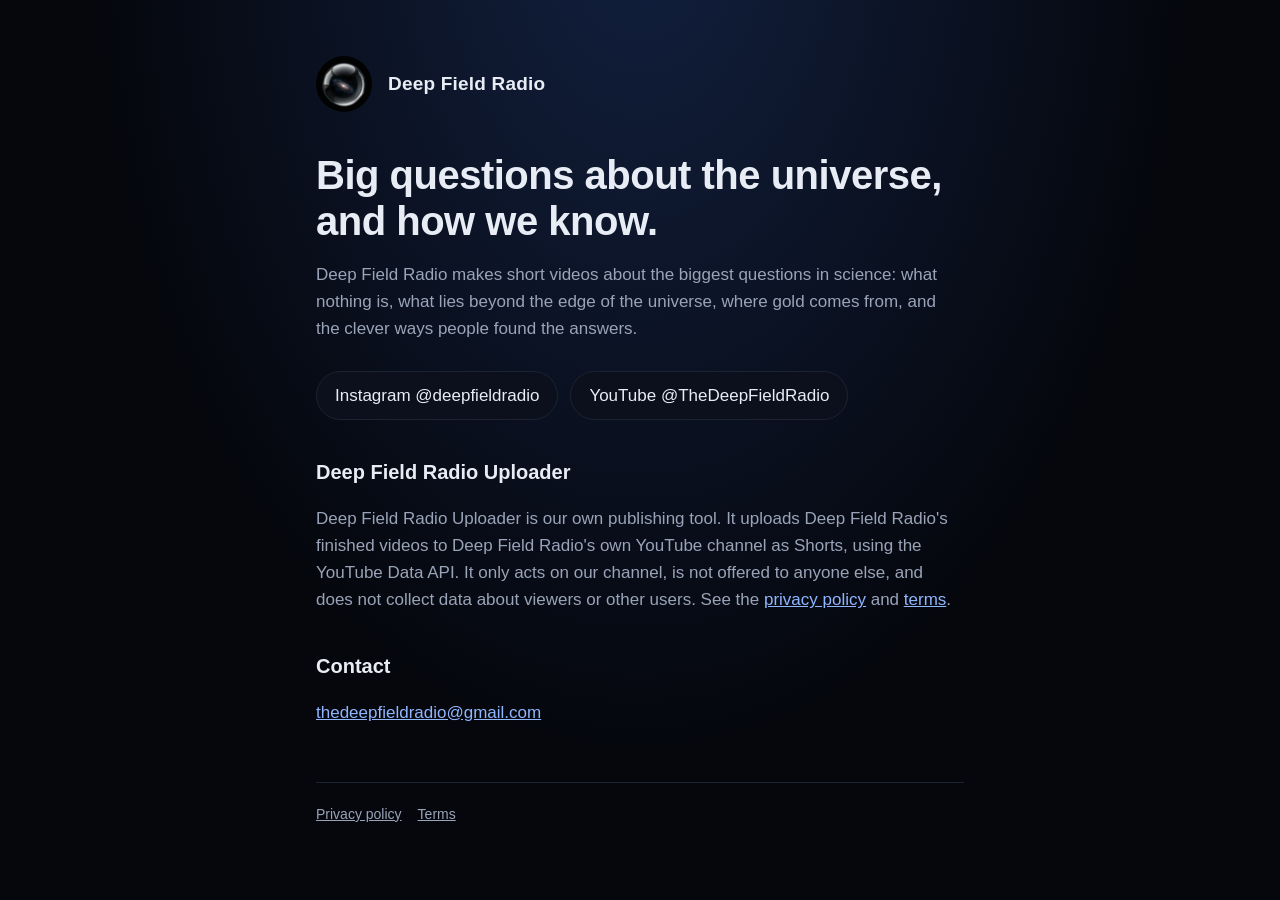
<file: index.html>
<!doctype html>
<html lang="en">
<head>
<meta charset="utf-8">
<meta name="viewport" content="width=device-width, initial-scale=1">
<title>Deep Field Radio</title>
<meta name="description" content="Big questions about the universe, and how we know. Short videos on Instagram and YouTube.">
<link rel="icon" href="logo-120.png">
<link rel="stylesheet" href="style.css">
</head>
<body>
<main>
  <header><img src="logo.png" alt=""><a href="./">Deep Field Radio</a></header>
  <h1>Big questions about the universe, and how we know.</h1>
  <p>Deep Field Radio makes short videos about the biggest questions in science: what nothing is, what lies beyond the edge of the universe,
    where gold comes from, and the clever ways people found the answers.</p>
  <div class="links">
    <a href="https://www.instagram.com/deepfieldradio/">Instagram @deepfieldradio</a>
    <a href="https://www.youtube.com/@TheDeepFieldRadio">YouTube @TheDeepFieldRadio</a>
  </div>

  <h2>Deep Field Radio Uploader</h2>
  <p>Deep Field Radio Uploader is our own publishing tool. It uploads Deep Field Radio's finished videos to Deep Field Radio's own
    YouTube channel as Shorts, using the YouTube Data API. It only acts on our channel, is not offered to anyone else, and does not
    collect data about viewers or other users. See the <a href="privacy.html">privacy policy</a> and <a href="terms.html">terms</a>.</p>

  <h2>Contact</h2>
  <p><a href="mailto:thedeepfieldradio@gmail.com">thedeepfieldradio@gmail.com</a></p>

  <footer><a href="privacy.html">Privacy policy</a><a href="terms.html">Terms</a></footer>
</main>
</body>
</html>
</file>
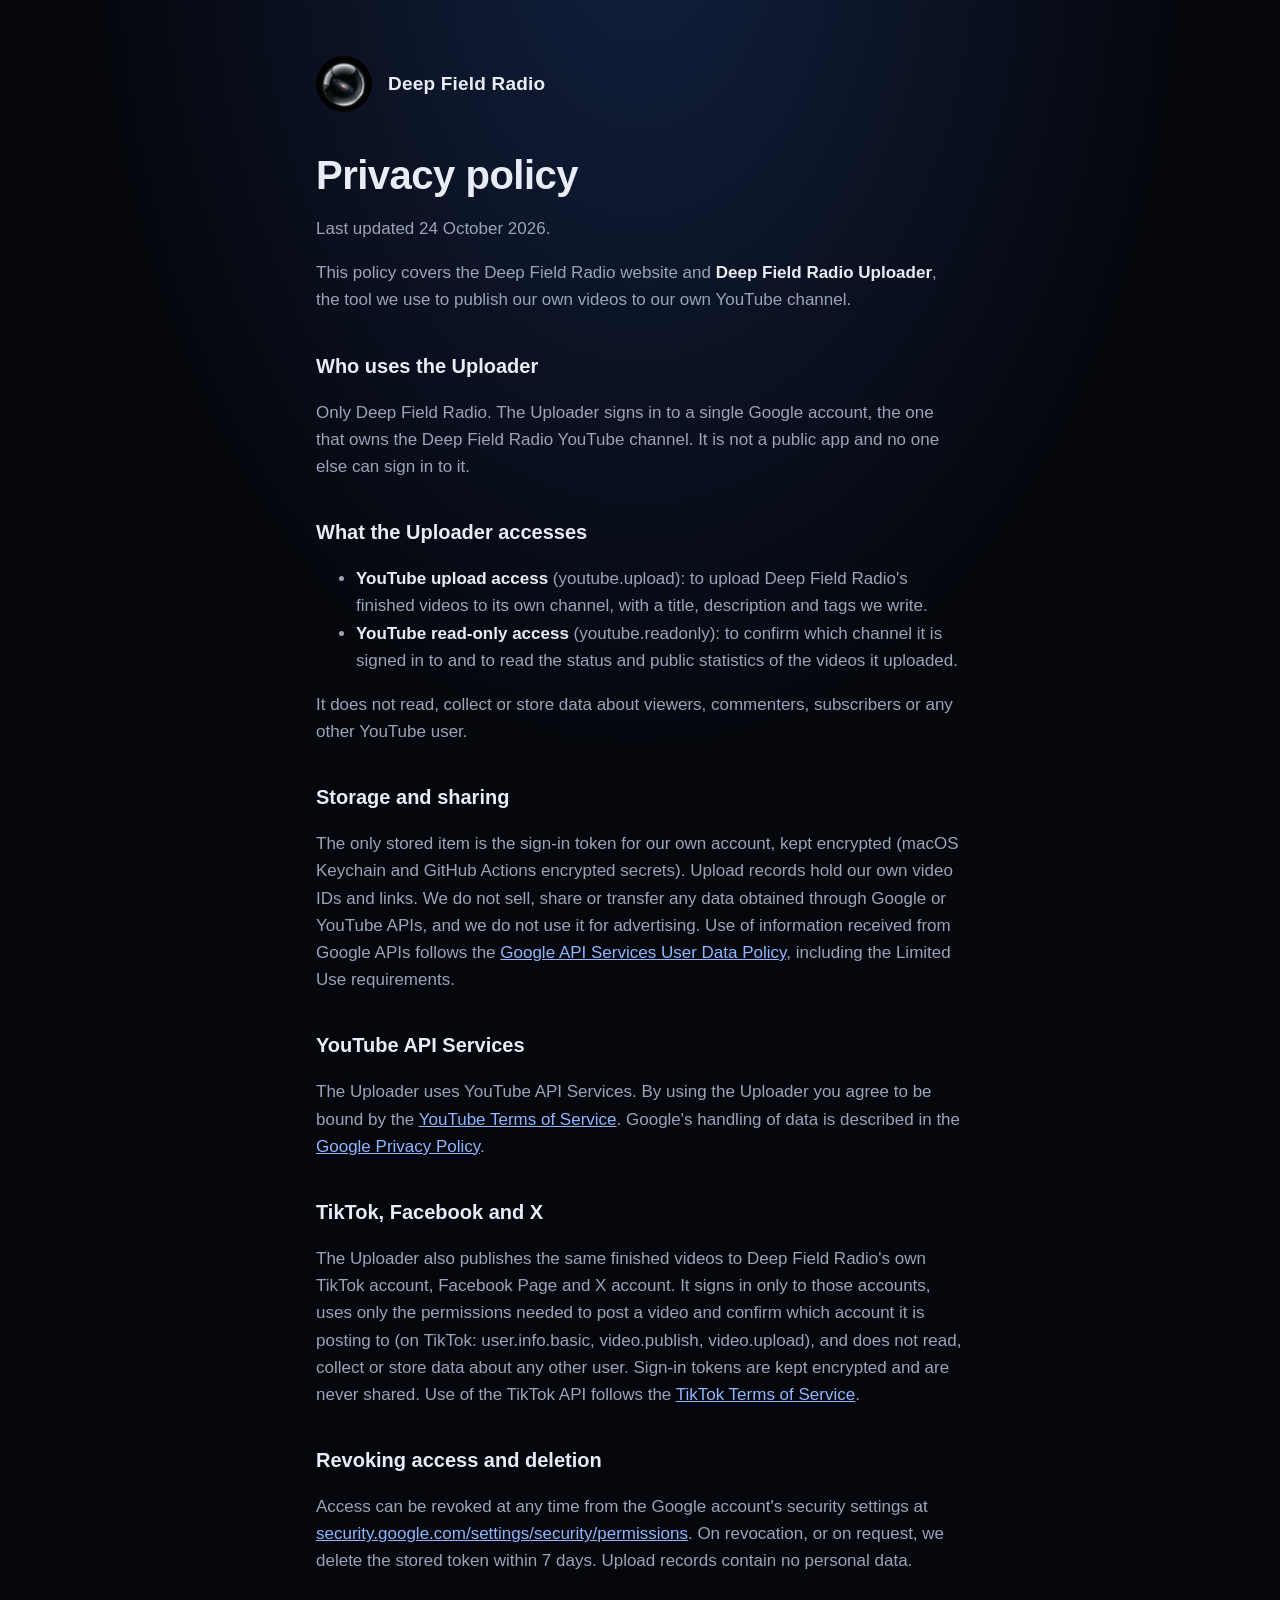
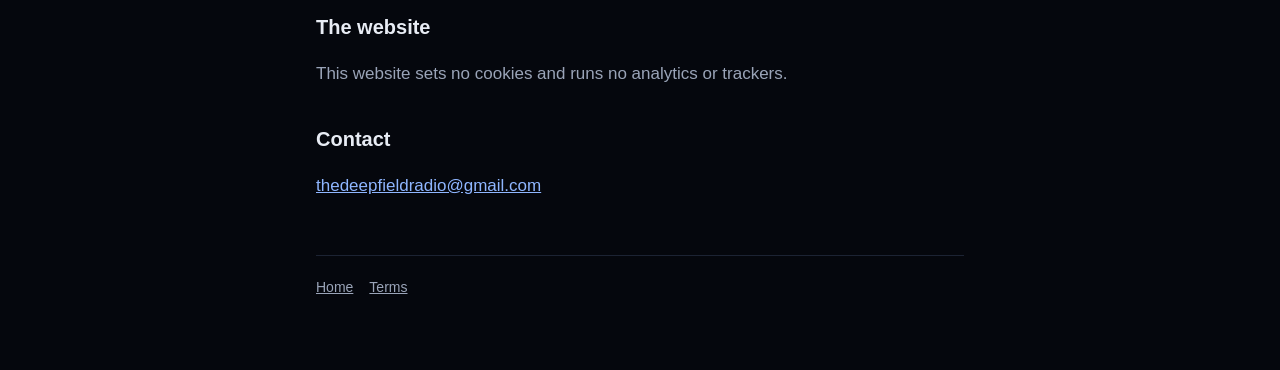
<file: privacy.html>
<!doctype html>
<html lang="en">
<head>
<meta charset="utf-8">
<meta name="viewport" content="width=device-width, initial-scale=1">
<title>Privacy Policy · Deep Field Radio</title>
<link rel="icon" href="logo-120.png">
<link rel="stylesheet" href="style.css">
</head>
<body>
<main>
  <header><img src="logo.png" alt=""><a href="./">Deep Field Radio</a></header>
  <h1>Privacy policy</h1>
  <p>Last updated 24 October 2026.</p>
  <p>This policy covers the Deep Field Radio website and <strong>Deep Field Radio Uploader</strong>, the tool we use to publish our own
    videos to our own YouTube channel.</p>

  <h2>Who uses the Uploader</h2>
  <p>Only Deep Field Radio. The Uploader signs in to a single Google account, the one that owns the Deep Field Radio YouTube channel.
    It is not a public app and no one else can sign in to it.</p>

  <h2>What the Uploader accesses</h2>
  <ul>
    <li><strong>YouTube upload access</strong> (youtube.upload): to upload Deep Field Radio's finished videos to its own channel,
      with a title, description and tags we write.</li>
    <li><strong>YouTube read-only access</strong> (youtube.readonly): to confirm which channel it is signed in to and to read the
      status and public statistics of the videos it uploaded.</li>
  </ul>
  <p>It does not read, collect or store data about viewers, commenters, subscribers or any other YouTube user.</p>

  <h2>Storage and sharing</h2>
  <p>The only stored item is the sign-in token for our own account, kept encrypted (macOS Keychain and GitHub Actions encrypted
    secrets). Upload records hold our own video IDs and links. We do not sell, share or transfer any data obtained through Google or
    YouTube APIs, and we do not use it for advertising. Use of information received from Google APIs follows the
    <a href="https://developers.google.com/terms/api-services-user-data-policy">Google API Services User Data Policy</a>,
    including the Limited Use requirements.</p>

  <h2>YouTube API Services</h2>
  <p>The Uploader uses YouTube API Services. By using the Uploader you agree to be bound by the
    <a href="https://www.youtube.com/t/terms">YouTube Terms of Service</a>. Google's handling of data is described in the
    <a href="https://policies.google.com/privacy">Google Privacy Policy</a>.</p>

  <h2>TikTok, Facebook and X</h2>
  <p>The Uploader also publishes the same finished videos to Deep Field Radio's own TikTok account, Facebook Page and X account. It signs in
    only to those accounts, uses only the permissions needed to post a video and confirm which account it is posting to (on TikTok:
    user.info.basic, video.publish, video.upload), and does not read, collect or store data about any other user. Sign-in tokens are kept
    encrypted and are never shared. Use of the TikTok API follows the <a href="https://www.tiktok.com/legal/page/global/terms-of-service/en">TikTok
    Terms of Service</a>.</p>

  <h2>Revoking access and deletion</h2>
  <p>Access can be revoked at any time from the Google account's security settings
    at <a href="https://security.google.com/settings/security/permissions">security.google.com/settings/security/permissions</a>. On revocation, or on request, we delete the
    stored token within 7 days. Upload records contain no personal data.</p>

  <h2>The website</h2>
  <p>This website sets no cookies and runs no analytics or trackers.</p>

  <h2>Contact</h2>
  <p><a href="mailto:thedeepfieldradio@gmail.com">thedeepfieldradio@gmail.com</a></p>

  <footer><a href="./">Home</a><a href="terms.html">Terms</a></footer>
</main>
</body>
</html>
</file>
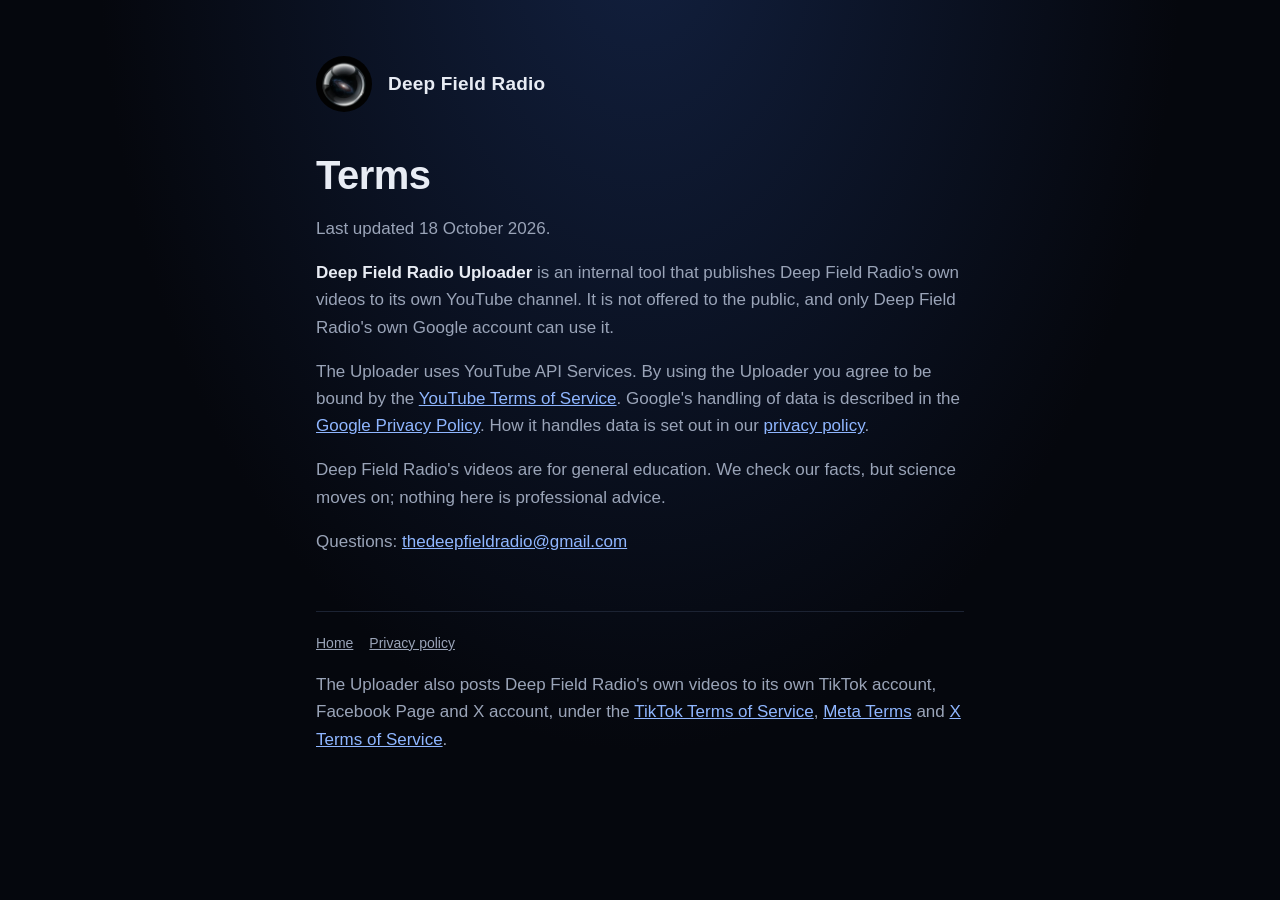
<file: terms.html>
<!doctype html>
<html lang="en">
<head>
<meta charset="utf-8">
<meta name="viewport" content="width=device-width, initial-scale=1">
<title>Terms · Deep Field Radio</title>
<link rel="icon" href="logo-120.png">
<link rel="stylesheet" href="style.css">
</head>
<body>
<main>
  <header><img src="logo.png" alt=""><a href="./">Deep Field Radio</a></header>
  <h1>Terms</h1>
  <p>Last updated 18 October 2026.</p>
  <p><strong>Deep Field Radio Uploader</strong> is an internal tool that publishes Deep Field Radio's own videos to its own YouTube
    channel. It is not offered to the public, and only Deep Field Radio's own Google account can use it.</p>
  <p>The Uploader uses YouTube API Services. By using the Uploader you agree to be bound by the
    <a href="https://www.youtube.com/t/terms">YouTube Terms of Service</a>. Google's handling of data is described in the <a href="https://policies.google.com/privacy">Google Privacy Policy</a>. How it handles data is set out in our
    <a href="privacy.html">privacy policy</a>.</p>
  <p>Deep Field Radio's videos are for general education. We check our facts, but science moves on; nothing here is professional advice.</p>
  <p>Questions: <a href="mailto:thedeepfieldradio@gmail.com">thedeepfieldradio@gmail.com</a></p>
  <footer><a href="./">Home</a><a href="privacy.html">Privacy policy</a></footer>
  <p>The Uploader also posts Deep Field Radio's own videos to its own TikTok account, Facebook Page and X account, under the
    <a href="https://www.tiktok.com/legal/page/global/terms-of-service/en">TikTok Terms of Service</a>,
    <a href="https://www.facebook.com/terms">Meta Terms</a> and <a href="https://x.com/en/tos">X Terms of Service</a>.</p>
</main>
</body>
</html>
</file>
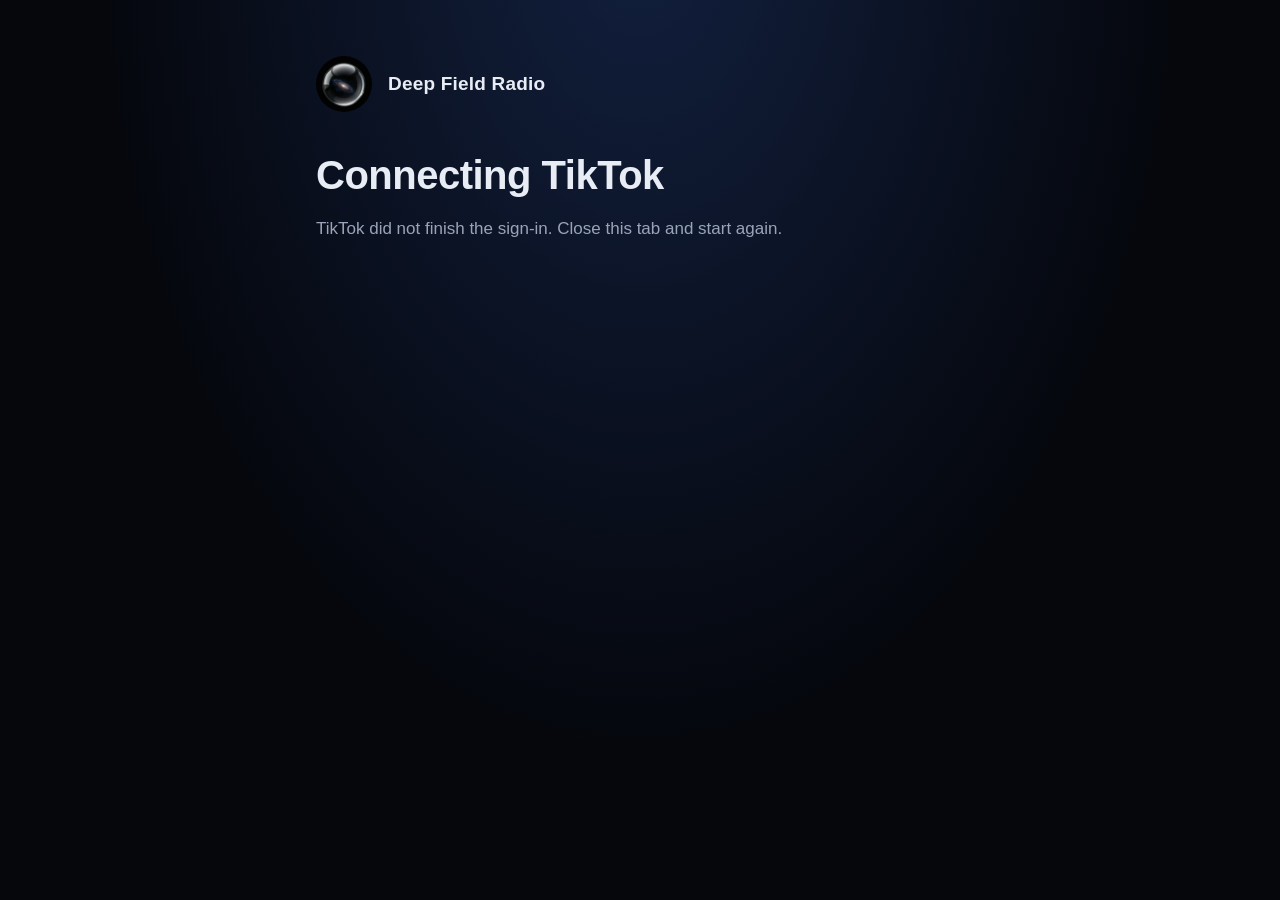
<file: tiktok-callback.html>
<!doctype html>
<html lang="en">
<head>
<meta charset="utf-8">
<meta name="viewport" content="width=device-width, initial-scale=1">
<title>Connecting TikTok · Deep Field Radio</title>
<link rel="icon" href="logo-120.png">
<link rel="stylesheet" href="style.css">
</head>
<body>
<main>
  <header><img src="logo.png" alt=""><a href="./">Deep Field Radio</a></header>
  <h1>Connecting TikTok</h1>
  <p id="msg">Handing the sign-in back to the Deep Field Radio Uploader on this computer.</p>
</main>
<script>
// TikTok only redirects to https pages, so this page passes the one-time code to the Uploader waiting on this computer.
const q = location.search;
if (new URLSearchParams(q).get("code")) location.replace("http://127.0.0.1:8798/" + q);
else document.getElementById("msg").textContent = "TikTok did not finish the sign-in. Close this tab and start again.";
</script>
</body>
</html>
</file>
<file: style.css>
:root { --bg: #05070d; --ink: #e8ecf4; --dim: #9aa4b8; --line: #1c2333; --accent: #8fb6ff; }
* { box-sizing: border-box; }
body { margin: 0; background: radial-gradient(ellipse at 50% -10%, #12203f 0%, var(--bg) 60%) fixed, var(--bg); color: var(--ink);
  font: 17px/1.6 -apple-system, BlinkMacSystemFont, "Inter", "Segoe UI", Roboto, sans-serif; }
main { max-width: 680px; margin: 0 auto; padding: 56px 16px 72px; }
header { display: flex; align-items: center; gap: 16px; margin-bottom: 40px; }
header img { width: 56px; height: 56px; border-radius: 50%; }
header a { color: var(--ink); text-decoration: none; font-weight: 650; font-size: 19px; letter-spacing: .2px; }
h1 { font-size: 40px; line-height: 1.15; margin: 0 0 16px; letter-spacing: -.5px; }
h2 { font-size: 20px; margin: 36px 0 8px; }
p, li { color: var(--dim); }
strong { color: var(--ink); font-weight: 600; }
a { color: var(--accent); }
.links { display: flex; flex-wrap: wrap; gap: 12px; margin: 28px 0; }
.links a { border: 1px solid var(--line); border-radius: 999px; padding: 10px 18px; text-decoration: none; color: var(--ink); background: #0b101c; }
.links a:hover { border-color: var(--accent); }
footer { margin-top: 56px; padding-top: 20px; border-top: 1px solid var(--line); font-size: 14px; color: var(--dim); }
footer a { color: var(--dim); margin-right: 16px; }
</file>
